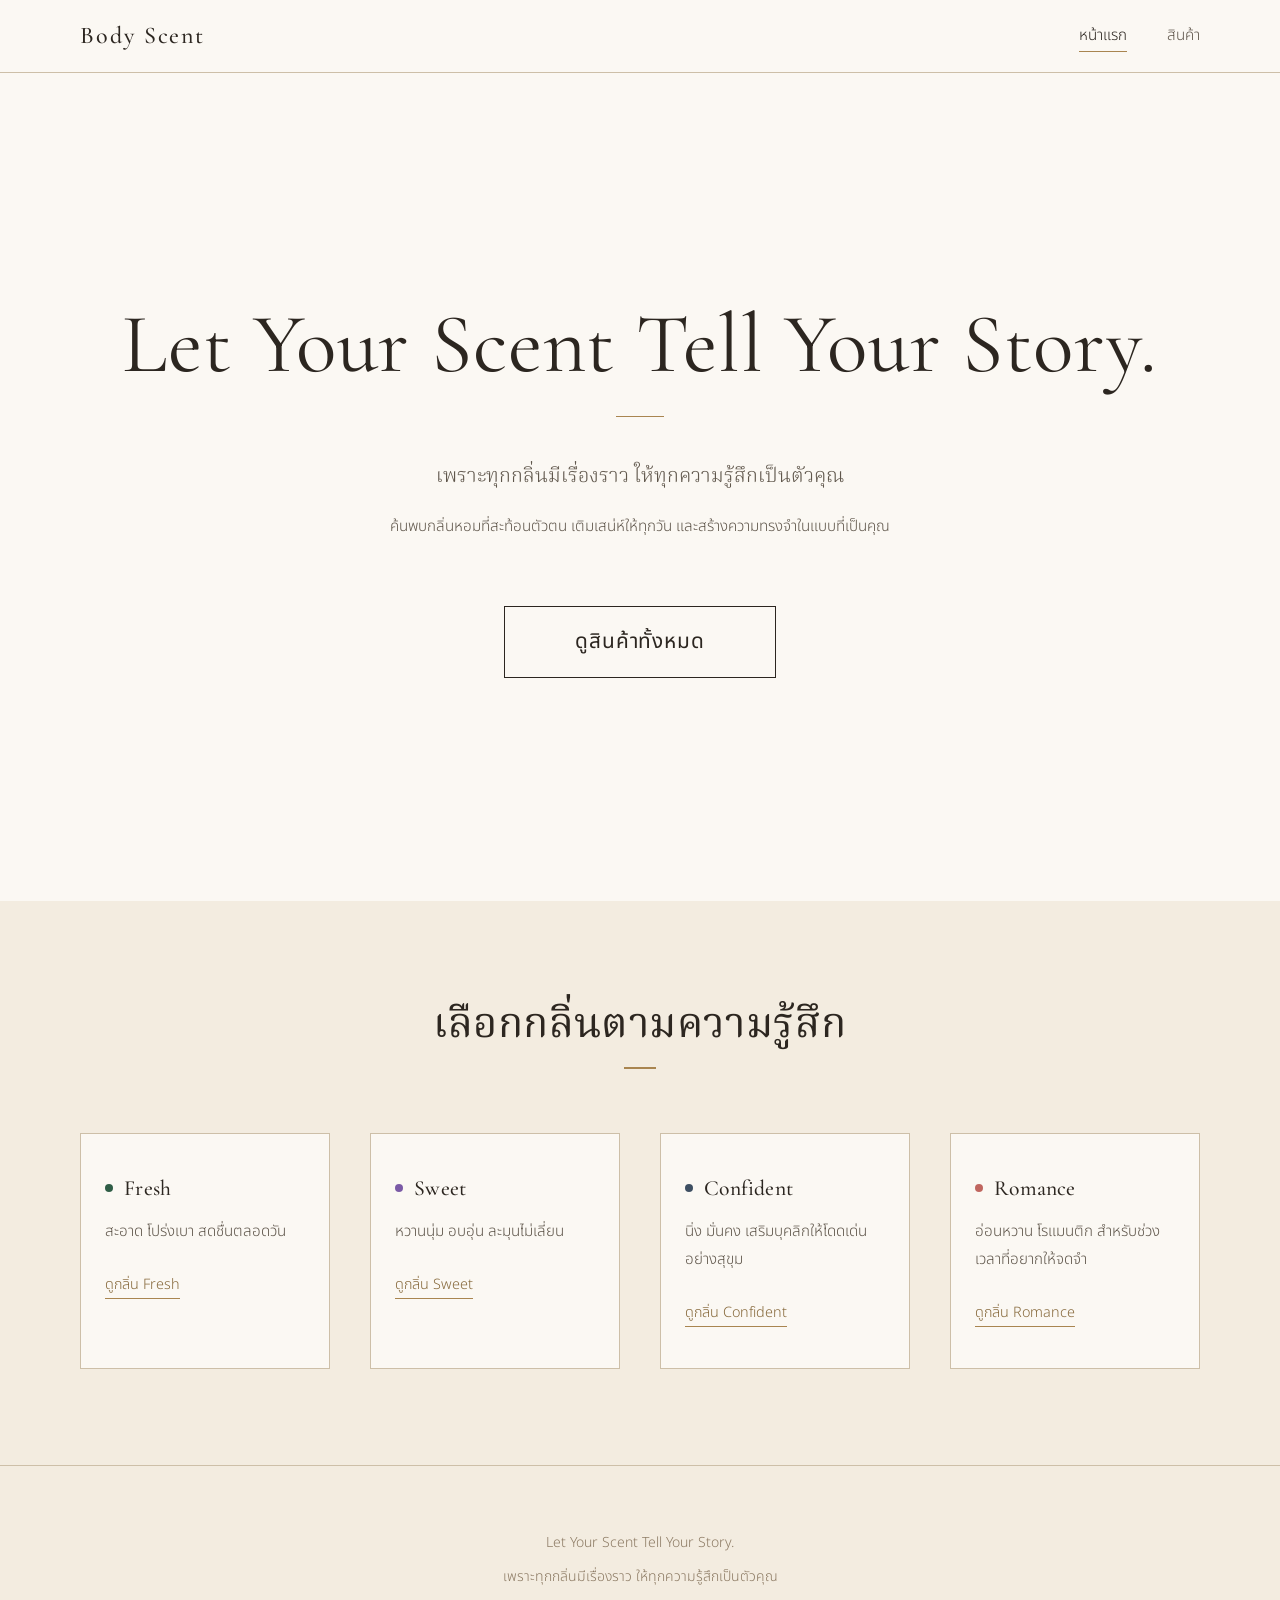
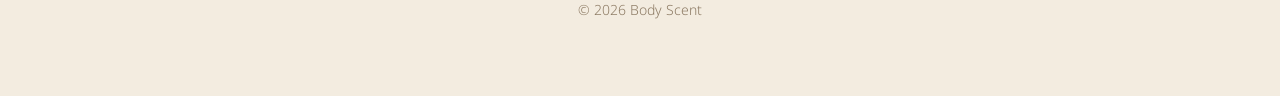
<file: index.html>
<!DOCTYPE html>
<html lang="th">
<head>
  <meta charset="UTF-8">
  <meta name="viewport" content="width=device-width, initial-scale=1">
  <title>Body Scent – หอมในแบบที่ใช่</title>
  <meta name="description" content="Body Scent น้ำหอมฉีดตัวและโรลออน หอมในแบบที่ใช่ เติมเต็มทุกความรู้สึก เป็นตัวเองได้ในทุกวัน">
  <link rel="stylesheet" href="style.css">
</head>
<body>

  <header class="site-header">
    <div class="container">
      <a class="brand" href="index.html">Body Scent</a>
      <nav aria-label="เมนูหลัก">
        <ul class="nav">
          <li><a href="index.html" aria-current="page">หน้าแรก</a></li>
          <li><a href="product.html">สินค้า</a></li>
        </ul>
      </nav>
    </div>
  </header>

  <main>

    <section class="hero">
      <div class="container">
        <h1>Let Your Scent Tell Your Story.</h1>
        <span class="hero__rule" aria-hidden="true"></span>
        <p class="lead lead--tight">เพราะทุกกลิ่นมีเรื่องราว ให้ทุกความรู้สึกเป็นตัวคุณ</p>
        <p class="hero__text">ค้นพบกลิ่นหอมที่สะท้อนตัวตน เติมเสน่ห์ให้ทุกวัน และสร้างความทรงจำในแบบที่เป็นคุณ</p>
        <a class="btn btn--large" href="product.html">ดูสินค้าทั้งหมด</a>
      </div>
    </section>

    <section class="section section--cream" id="moods">
      <div class="container">
        <div class="section-head text-center">
          <h2>เลือกกลิ่นตามความรู้สึก</h2>
          <span class="mood-underline" aria-hidden="true"></span>
        </div>

        <div class="mood-grid">

          <a class="mood-card" href="product.html?mood=fresh" data-mood="fresh">
            <h3><span class="mood-dot" aria-hidden="true"></span>Fresh</h3>
            <p>สะอาด โปร่งเบา สดชื่นตลอดวัน</p>
            <span class="mood-card__link">ดูกลิ่น Fresh</span>
          </a>

          <a class="mood-card" href="product.html?mood=sweet" data-mood="sweet">
            <h3><span class="mood-dot" aria-hidden="true"></span>Sweet</h3>
            <p>หวานนุ่ม อบอุ่น ละมุนไม่เลี่ยน</p>
            <span class="mood-card__link">ดูกลิ่น Sweet</span>
          </a>

          <a class="mood-card" href="product.html?mood=confident" data-mood="confident">
            <h3><span class="mood-dot" aria-hidden="true"></span>Confident</h3>
            <p>นิ่ง มั่นคง เสริมบุคลิกให้โดดเด่นอย่างสุขุม</p>
            <span class="mood-card__link">ดูกลิ่น Confident</span>
          </a>

          <a class="mood-card" href="product.html?mood=romance" data-mood="romance">
            <h3><span class="mood-dot" aria-hidden="true"></span>Romance</h3>
            <p>อ่อนหวาน โรแมนติก สำหรับช่วงเวลาที่อยากให้จดจำ</p>
            <span class="mood-card__link">ดูกลิ่น Romance</span>
          </a>

        </div>
      </div>
    </section>

  </main>

  <footer class="site-footer">
    <div class="container text-center">
      <p>Let Your Scent Tell Your Story.</p>
      <p>เพราะทุกกลิ่นมีเรื่องราว ให้ทุกความรู้สึกเป็นตัวคุณ</p>
      <p>© 2026 Body Scent</p>
    </div>
  </footer>

  <script src="script.js"></script>
</body>
</html>
</file>
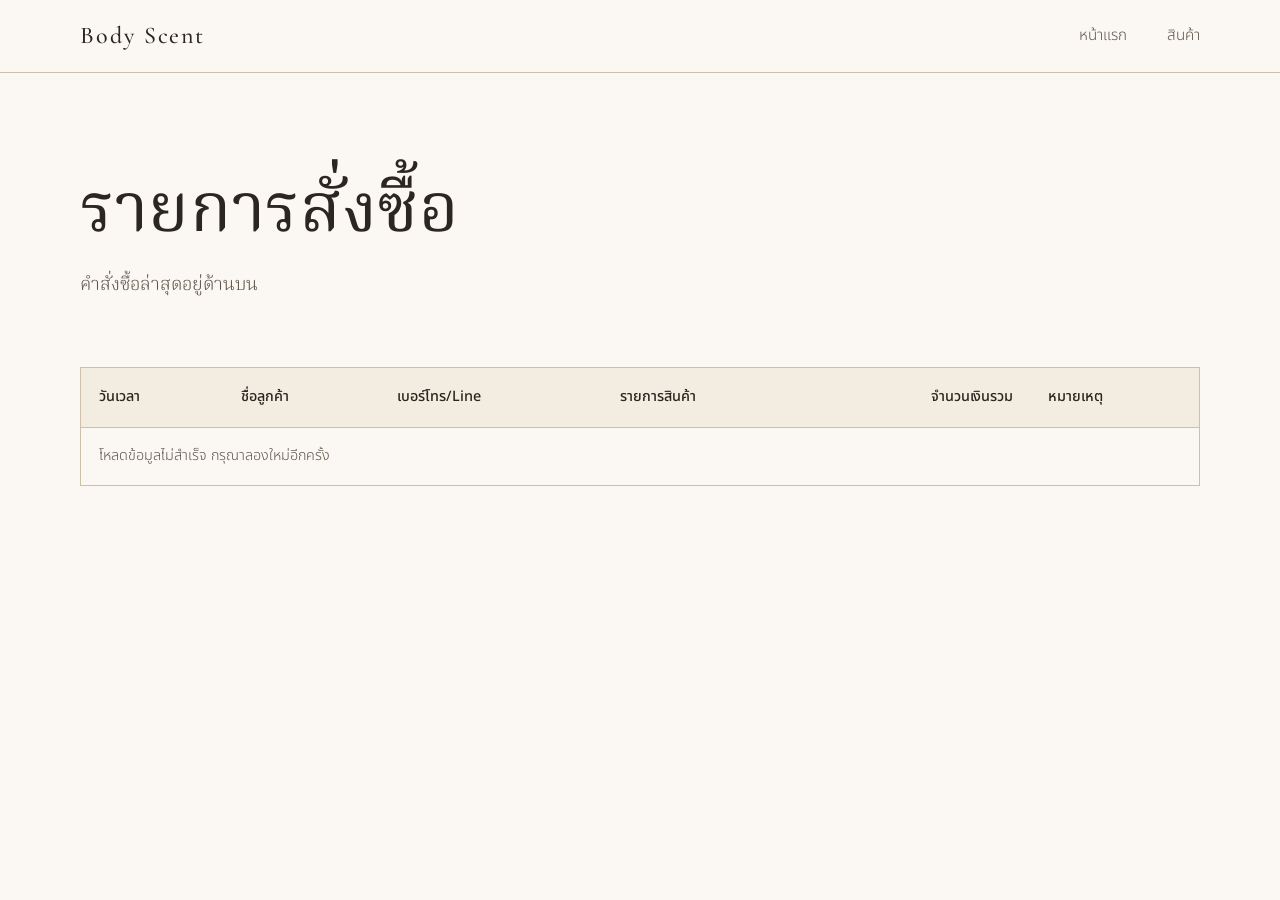
<file: admin.html>
<!DOCTYPE html>
<html lang="th">
<head>
  <meta charset="UTF-8">
  <meta name="viewport" content="width=device-width, initial-scale=1">
  <meta name="robots" content="noindex, nofollow">
  <title>รายการสั่งซื้อ – Body Scent</title>
  <link rel="stylesheet" href="style.css">
</head>
<body>

  <header class="site-header">
    <div class="container">
      <a class="brand" href="index.html">Body Scent</a>
      <nav aria-label="เมนูหลัก">
        <ul class="nav">
          <li><a href="index.html">หน้าแรก</a></li>
          <li><a href="product.html">สินค้า</a></li>
        </ul>
      </nav>
    </div>
  </header>

  <main>
    <section class="section">
      <div class="container">

        <div class="section-head">
          <h1>รายการสั่งซื้อ</h1>
          <p class="lead">คำสั่งซื้อล่าสุดอยู่ด้านบน</p>
        </div>

        <div class="table-wrap">
          <table id="ordersTable" class="data-table">
            <thead>
              <tr>
                <th scope="col">วันเวลา</th>
                <th scope="col">ชื่อลูกค้า</th>
                <th scope="col">เบอร์โทร/Line</th>
                <th scope="col">รายการสินค้า</th>
                <th scope="col">จำนวนเงินรวม</th>
                <th scope="col">หมายเหตุ</th>
              </tr>
            </thead>
            <tbody></tbody>
          </table>
        </div>

      </div>
    </section>
  </main>

  <script src="script.js"></script>
</body>
</html>
</file>
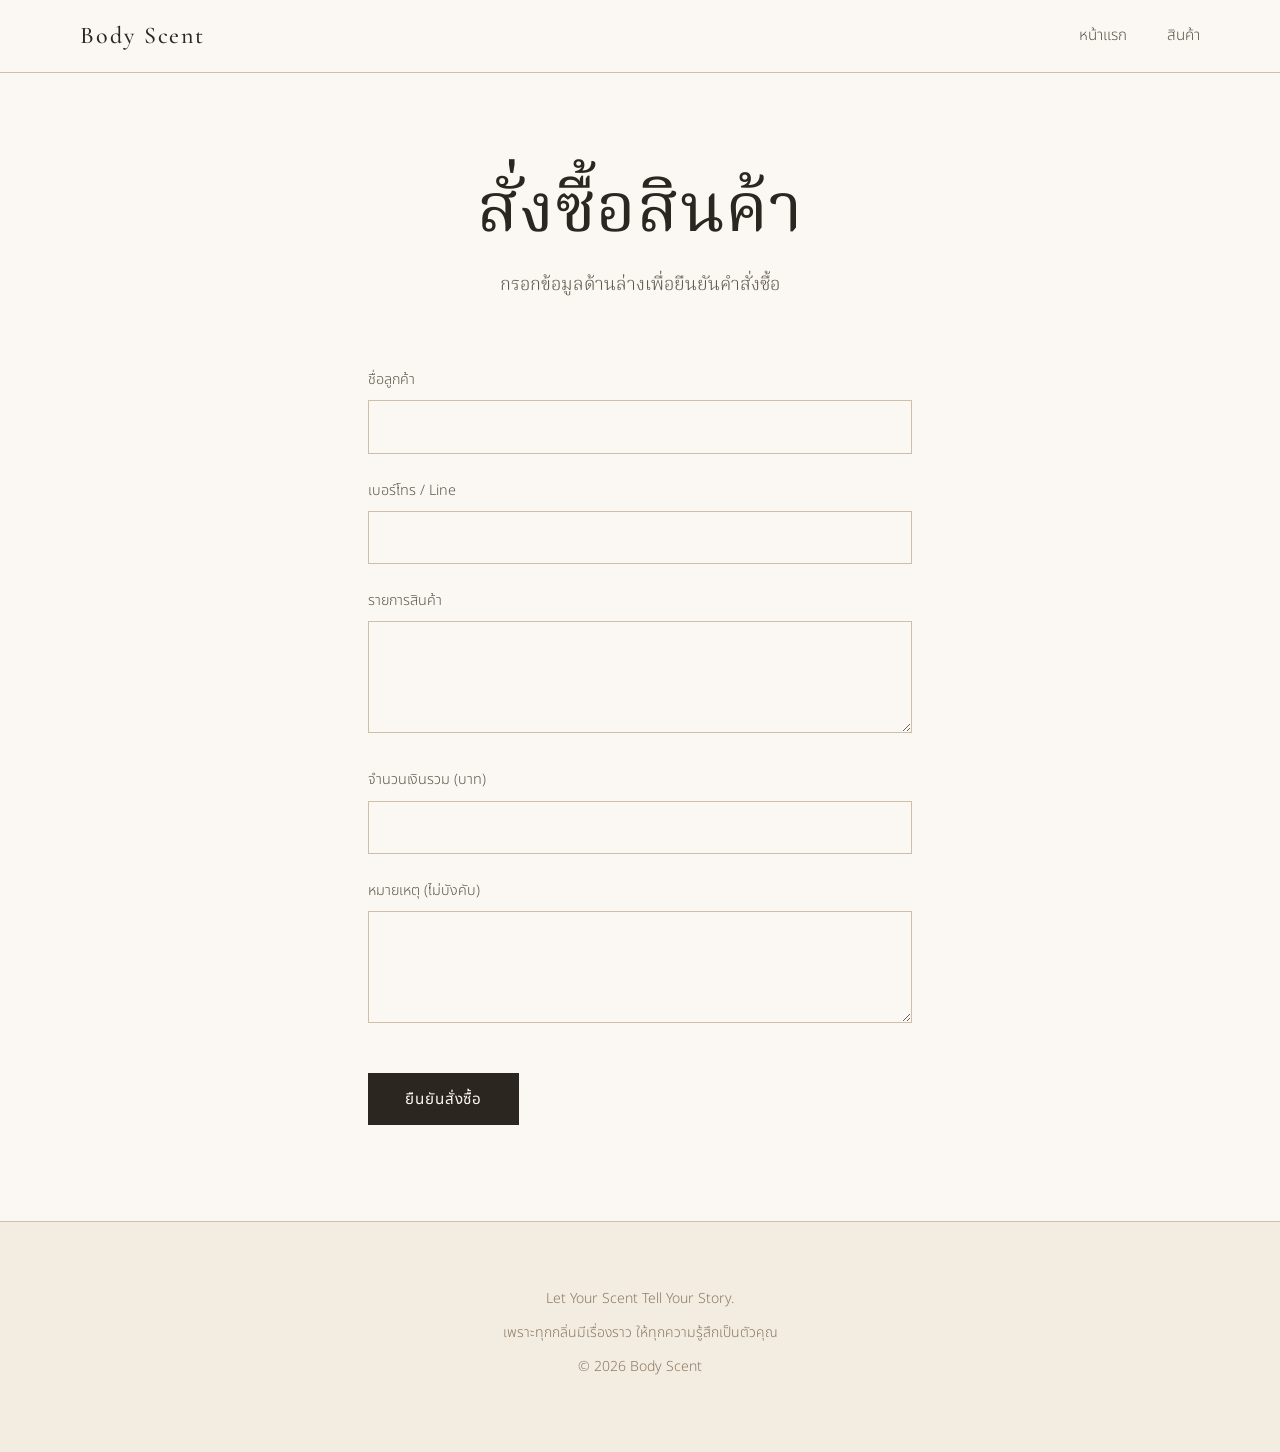
<file: order.html>
<!DOCTYPE html>
<html lang="th">
<head>
  <meta charset="UTF-8">
  <meta name="viewport" content="width=device-width, initial-scale=1">
  <title>สั่งซื้อสินค้า – Body Scent</title>
  <link rel="stylesheet" href="style.css">
</head>
<body>

  <header class="site-header">
    <div class="container">
      <a class="brand" href="index.html">Body Scent</a>
      <nav aria-label="เมนูหลัก">
        <ul class="nav">
          <li><a href="index.html">หน้าแรก</a></li>
          <li><a href="product.html">สินค้า</a></li>
        </ul>
      </nav>
    </div>
  </header>

  <main>
    <section class="section">
      <div class="container">

        <div class="section-head text-center">
          <h1>สั่งซื้อสินค้า</h1>
          <p class="lead">กรอกข้อมูลด้านล่างเพื่อยืนยันคำสั่งซื้อ</p>
        </div>

        <form id="orderForm" class="form-card">

          <div class="form-field">
            <label for="customerName">ชื่อลูกค้า</label>
            <input type="text" id="customerName" name="customerName" autocomplete="name" required>
          </div>

          <div class="form-field">
            <label for="contact">เบอร์โทร / Line</label>
            <input type="text" id="contact" name="contact" autocomplete="off" required>
          </div>

          <div class="form-field">
            <label for="items">รายการสินค้า</label>
            <textarea id="items" name="items" rows="2" required></textarea>
          </div>

          <div class="form-field">
            <label for="total">จำนวนเงินรวม (บาท)</label>
            <input type="number" id="total" name="total" min="0" step="any" inputmode="decimal" required>
          </div>

          <div class="form-field">
            <label for="note">หมายเหตุ (ไม่บังคับ)</label>
            <textarea id="note" name="note" rows="3"></textarea>
          </div>

          <button type="submit" class="btn btn--solid">ยืนยันสั่งซื้อ</button>

        </form>

      </div>
    </section>
  </main>

  <footer class="site-footer">
    <div class="container text-center">
      <p>Let Your Scent Tell Your Story.</p>
      <p>เพราะทุกกลิ่นมีเรื่องราว ให้ทุกความรู้สึกเป็นตัวคุณ</p>
      <p>© 2026 Body Scent</p>
    </div>
  </footer>

  <script src="script.js"></script>
</body>
</html>
</file>
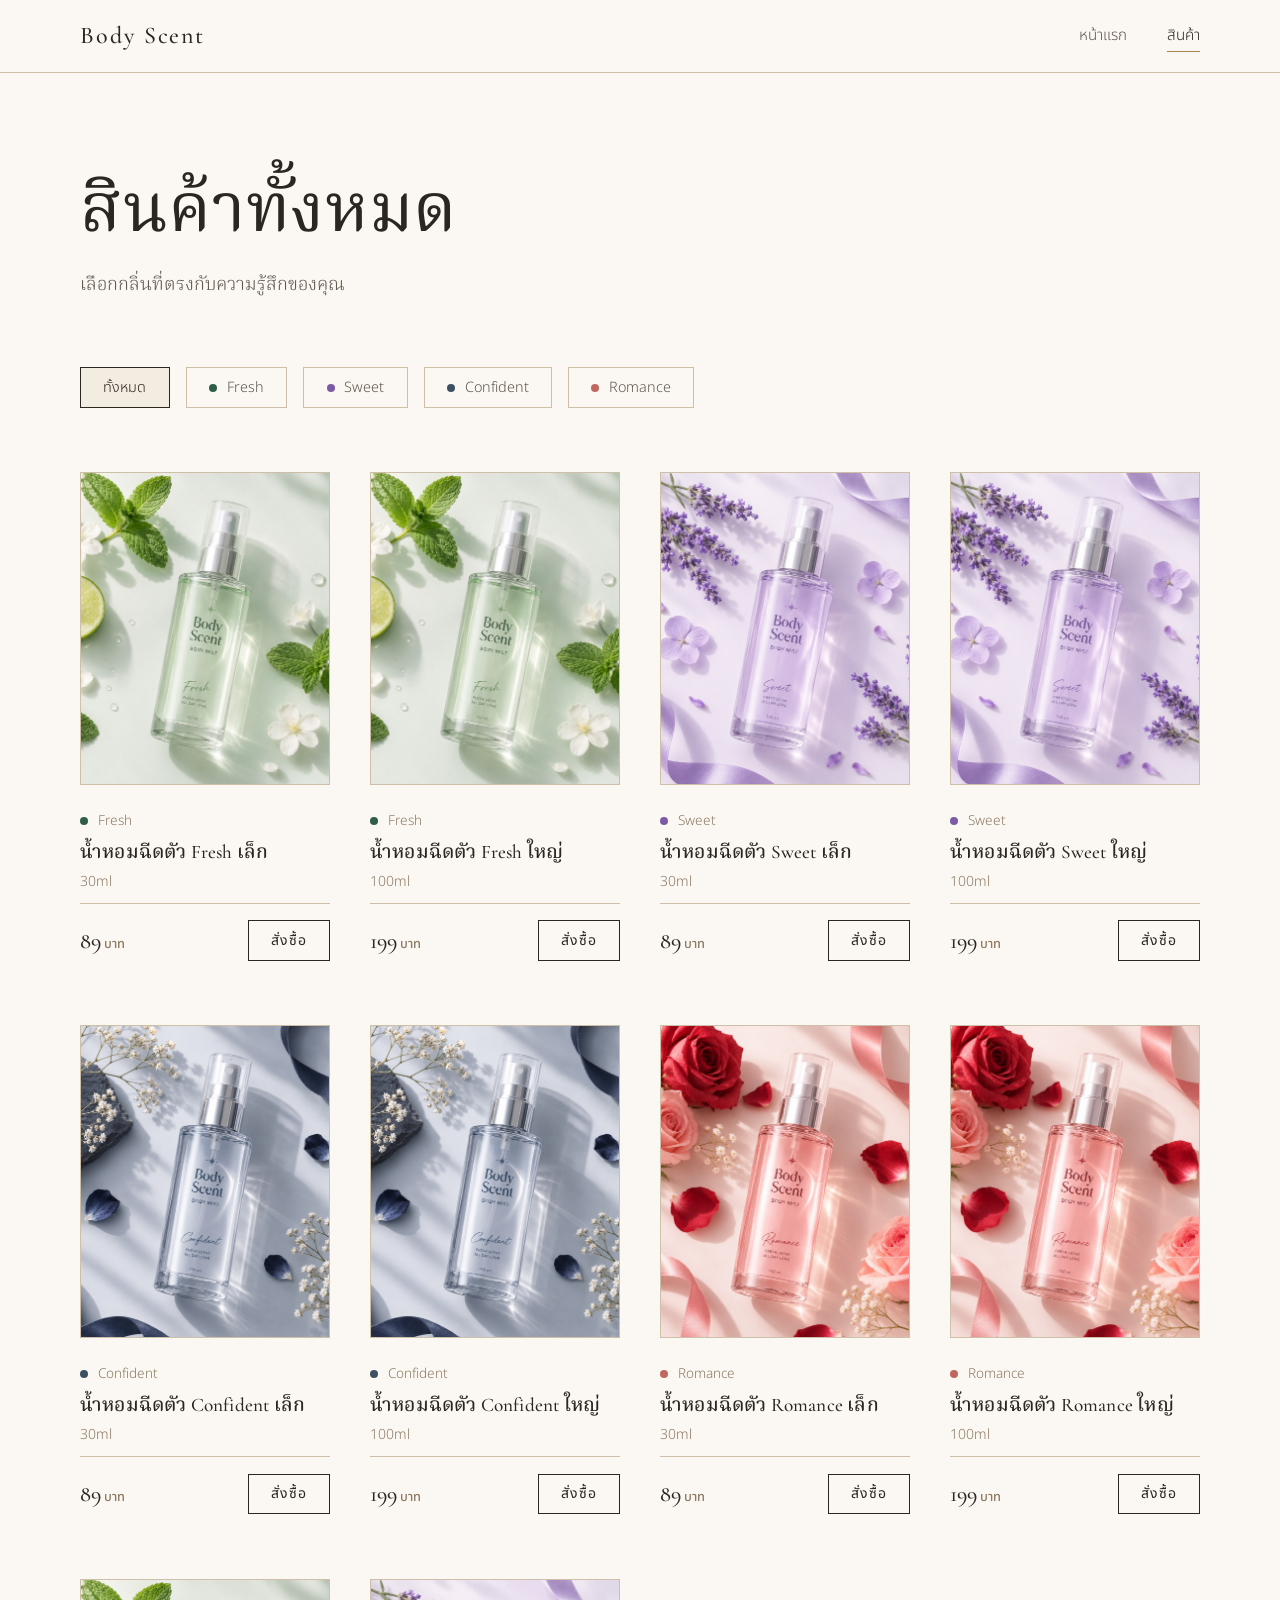
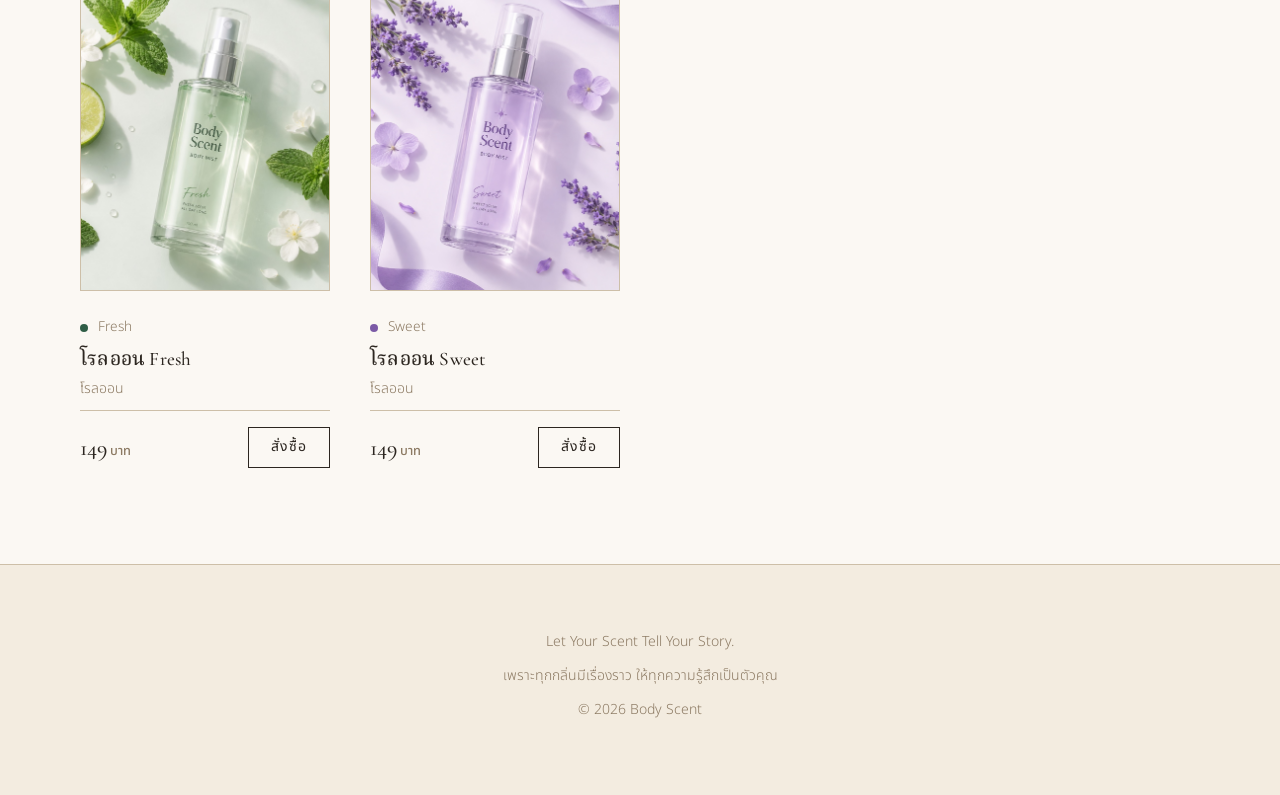
<file: product.html>
<!DOCTYPE html>
<html lang="th">
<head>
  <meta charset="UTF-8">
  <meta name="viewport" content="width=device-width, initial-scale=1">
  <title>สินค้าทั้งหมด – Body Scent</title>
  <meta name="description" content="น้ำหอมฉีดตัวและโรลออน Body Scent เลือกกลิ่นตามความรู้สึก Fresh, Sweet, Confident และ Romance">
  <link rel="stylesheet" href="style.css">
</head>
<body>

  <header class="site-header">
    <div class="container">
      <a class="brand" href="index.html">Body Scent</a>
      <nav aria-label="เมนูหลัก">
        <ul class="nav">
          <li><a href="index.html">หน้าแรก</a></li>
          <li><a href="product.html" aria-current="page">สินค้า</a></li>
        </ul>
      </nav>
    </div>
  </header>

  <main>
    <section class="section">
      <div class="container">

        <div class="section-head">
          <h1>สินค้าทั้งหมด</h1>
          <p class="lead">เลือกกลิ่นที่ตรงกับความรู้สึกของคุณ</p>
        </div>

        <div id="filter-bar" class="filter" role="group" aria-label="กรองตามกลิ่น"></div>

        <div id="product-list" aria-live="polite"></div>

      </div>
    </section>
  </main>

  <footer class="site-footer">
    <div class="container text-center">
      <p>Let Your Scent Tell Your Story.</p>
      <p>เพราะทุกกลิ่นมีเรื่องราว ให้ทุกความรู้สึกเป็นตัวคุณ</p>
      <p>© 2026 Body Scent</p>
    </div>
  </footer>

  <script src="script.js"></script>
</body>
</html>
</file>
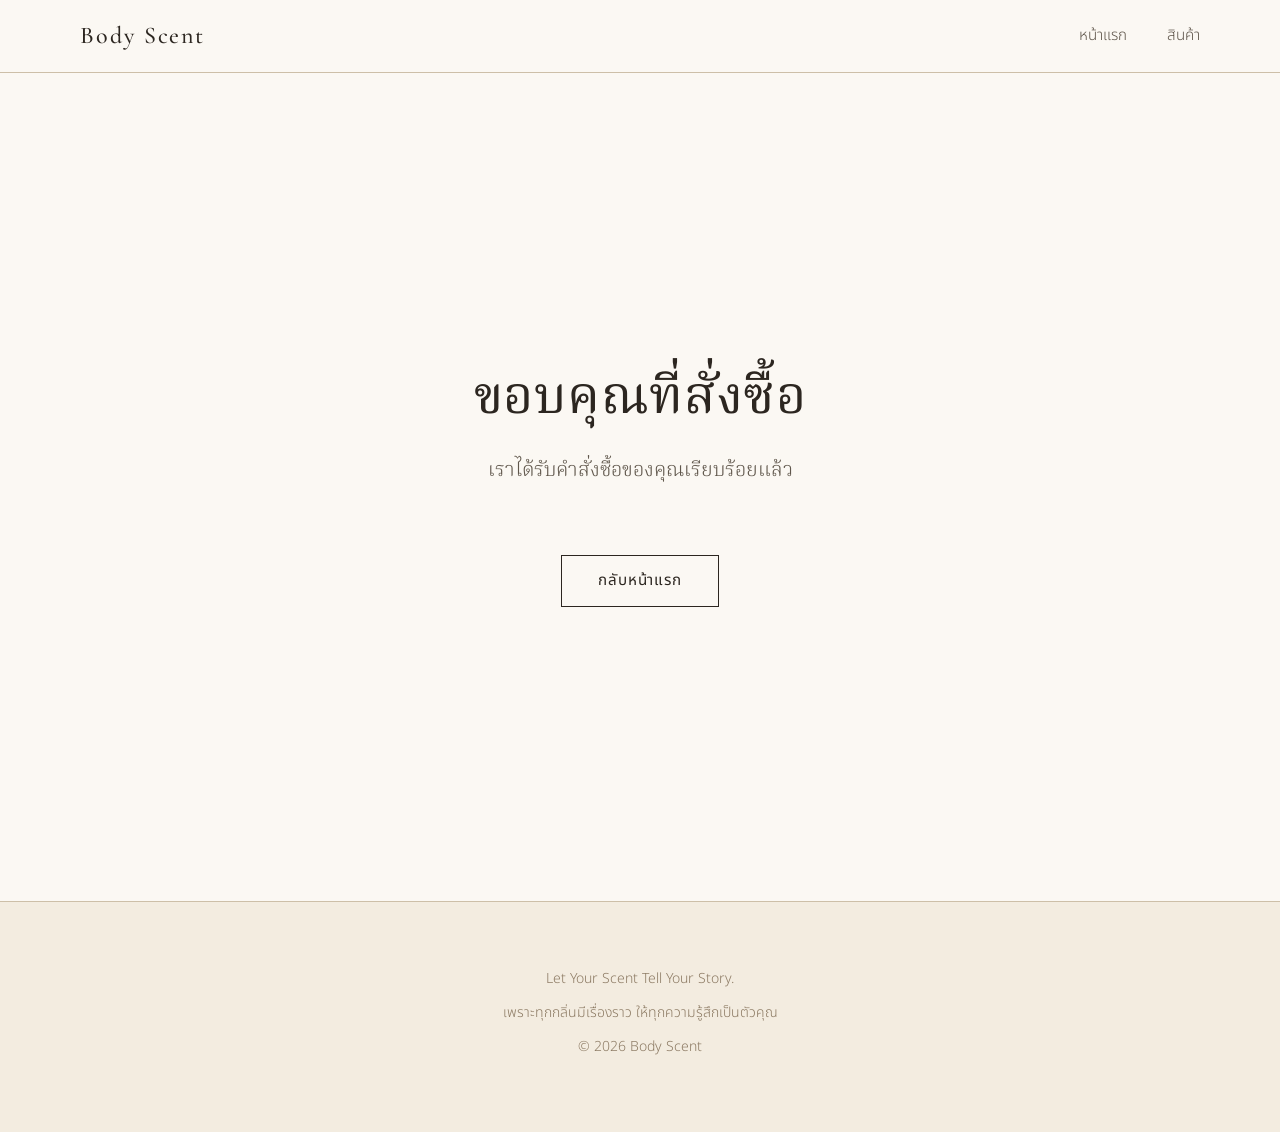
<file: thankyou.html>
<!DOCTYPE html>
<html lang="th">
<head>
  <meta charset="UTF-8">
  <meta name="viewport" content="width=device-width, initial-scale=1">
  <title>ขอบคุณที่สั่งซื้อ – Body Scent</title>
  <link rel="stylesheet" href="style.css">
</head>
<body>

  <header class="site-header">
    <div class="container">
      <a class="brand" href="index.html">Body Scent</a>
      <nav aria-label="เมนูหลัก">
        <ul class="nav">
          <li><a href="index.html">หน้าแรก</a></li>
          <li><a href="product.html">สินค้า</a></li>
        </ul>
      </nav>
    </div>
  </header>

  <main>
    <section class="hero hero--compact">
      <div class="container">
        <h1>ขอบคุณที่สั่งซื้อ</h1>
        <p class="lead">เราได้รับคำสั่งซื้อของคุณเรียบร้อยแล้ว</p>
        <a class="btn" href="index.html">กลับหน้าแรก</a>
      </div>
    </section>
  </main>

  <footer class="site-footer">
    <div class="container text-center">
      <p>Let Your Scent Tell Your Story.</p>
      <p>เพราะทุกกลิ่นมีเรื่องราว ให้ทุกความรู้สึกเป็นตัวคุณ</p>
      <p>© 2026 Body Scent</p>
    </div>
  </footer>

  <script src="script.js"></script>
</body>
</html>
</file>
<file: style.css>
/* ==========================================================
   Body Scent — Theme
   โทนพรีเมียม เรียบหรู มินิมอล: ขาว-ครีม-เบจเข้ม + ทองบรอนซ์อ่อน
   ========================================================== */

@import url("https://fonts.googleapis.com/css2?family=Cormorant+Garamond:wght@400;500;600&family=Noto+Sans+Thai:wght@300;400;500&family=Noto+Serif+Thai:wght@400;500;600&display=swap");

/* ---------- Design tokens ---------- */
:root {
  /* พื้นผิว */
  --ivory: #fbf8f3;
  --cream: #f3ece0;
  --sand: #e6dccb;

  /* ตัวอักษร / เส้น */
  --ink: #2c2620;
  --ink-soft: #5f564b;
  --beige-deep: #8c7a63;
  --line: #cdbfa8;

  /* สีเน้น: ทองบรอนซ์อ่อน */
  --bronze: #a98550;
  --bronze-deep: #86683a; /* ใช้กับข้อความ/ลิงก์ เพื่อให้คอนทราสต์พอ */

  /* สีของแต่ละ mood (ใช้เป็นจุดเล็กๆ เท่านั้น) */
  --mood-fresh: #2f5d46;
  --mood-sweet: #7b5aa6;
  --mood-confident: #3e4f62;
  --mood-romance: #c0665f;

  /* ฟอนต์ */
  --font-display: "Cormorant Garamond", "Noto Serif Thai", Georgia, serif;
  --font-serif: "Noto Serif Thai", "Cormorant Garamond", Georgia, serif;
  --font-sans: "Noto Sans Thai", "Helvetica Neue", Arial, sans-serif;

  /* ระยะห่าง */
  --space-1: 0.5rem;
  --space-2: 1rem;
  --space-3: 1.5rem;
  --space-4: 2.5rem;
  --space-5: 4rem;
  --space-6: 6rem;
  --space-7: 9rem;

  --container: 1120px;
  --measure: 38rem;
  --hairline: 1px solid var(--line);
}

/* ---------- Reset ---------- */
*,
*::before,
*::after {
  box-sizing: border-box;
}

html {
  -webkit-text-size-adjust: 100%;
  scroll-behavior: smooth;
}

body {
  margin: 0;
  background: var(--ivory);
  color: var(--ink);
  font-family: var(--font-sans);
  font-weight: 300;
  font-size: 1rem;
  line-height: 1.85;
  -webkit-font-smoothing: antialiased;
}

img {
  display: block;
  max-width: 100%;
  height: auto;
}

a {
  color: var(--bronze-deep);
  text-decoration-thickness: 1px;
  text-underline-offset: 0.25em;
  transition: color 0.2s ease;
}

a:hover {
  color: var(--ink);
}

:focus-visible {
  outline: 1px solid var(--bronze-deep);
  outline-offset: 4px;
}

::selection {
  background: var(--sand);
  color: var(--ink);
}

/* ---------- Typography ---------- */
h1,
h2,
h3,
h4 {
  margin: 0 0 var(--space-2);
  font-family: var(--font-display);
  font-weight: 500;
  line-height: 1.3;
  color: var(--ink);
  letter-spacing: 0.01em;
}

h1 {
  font-size: clamp(2.4rem, 5.5vw, 4.25rem);
  line-height: 1.2;
  font-weight: 400;
}

h2 {
  font-size: clamp(1.8rem, 3.5vw, 2.6rem);
  font-weight: 400;
}

h3 {
  font-size: 1.35rem;
}

h4 {
  font-size: 1.1rem;
}

p {
  margin: 0 0 var(--space-3);
  max-width: var(--measure);
  color: var(--ink-soft);
}

.lead {
  font-family: var(--font-serif);
  font-size: 1.15rem;
  line-height: 2;
  color: var(--ink-soft);
}

.text-center {
  text-align: center;
}

.text-center p {
  margin-left: auto;
  margin-right: auto;
}

small,
.small {
  font-size: 0.875rem;
  color: var(--beige-deep);
}

/* ---------- Layout ---------- */
.container {
  width: min(100% - 3rem, var(--container));
  margin-inline: auto;
}

.section {
  padding-block: var(--space-6);
}

.section--cream {
  background: var(--cream);
}

.section--hero {
  padding-block: var(--space-7) var(--space-6);
}

.section-head {
  margin-bottom: var(--space-5);
}

/* เส้นแบ่งบางๆ */
.rule {
  border: 0;
  border-top: var(--hairline);
  margin: var(--space-5) 0;
}

/* ---------- Header / Nav ---------- */
.site-header {
  position: sticky;
  top: 0;
  z-index: 20;
  background: rgba(251, 248, 243, 0.94);
  backdrop-filter: blur(6px);
  border-bottom: var(--hairline);
}

.site-header .container {
  display: flex;
  align-items: center;
  justify-content: space-between;
  gap: var(--space-3);
  min-height: 4.5rem;
}

.brand {
  font-family: var(--font-display);
  font-size: 1.5rem;
  font-weight: 500;
  letter-spacing: 0.08em;
  color: var(--ink);
  text-decoration: none;
}

.nav {
  display: flex;
  align-items: center;
  gap: var(--space-4);
  margin: 0;
  padding: 0;
  list-style: none;
}

.nav a {
  color: var(--ink-soft);
  font-size: 0.95rem;
  text-decoration: none;
  padding-block: 0.25rem;
  border-bottom: 1px solid transparent;
}

.nav a:hover,
.nav a[aria-current="page"] {
  color: var(--ink);
  border-bottom-color: var(--bronze);
}

/* ---------- Buttons: เส้นบาง สีเข้มนุ่มตา ---------- */
.btn {
  display: inline-block;
  padding: 0.9rem 2.25rem;
  font-family: var(--font-sans);
  font-size: 0.95rem;
  font-weight: 400;
  letter-spacing: 0.06em;
  line-height: 1.4;
  text-align: center;
  text-decoration: none;
  color: var(--ink);
  background: transparent;
  border: 1px solid var(--ink);
  border-radius: 0;
  cursor: pointer;
  transition: background 0.25s ease, color 0.25s ease, border-color 0.25s ease;
}

.btn:hover {
  background: var(--ink);
  color: var(--ivory);
}

.btn--solid {
  background: var(--ink);
  color: var(--ivory);
}

.btn--solid:hover {
  background: var(--bronze-deep);
  border-color: var(--bronze-deep);
}

.btn--small {
  padding: 0.6rem 1.4rem;
  font-size: 0.875rem;
}

.btn:disabled {
  opacity: 0.45;
  cursor: not-allowed;
}

/* ---------- Mood marks: จุดสีเล็กๆ เท่านั้น ---------- */
.mood-dot {
  display: inline-block;
  width: 0.5rem;
  height: 0.5rem;
  border-radius: 50%;
  background: var(--mood, var(--bronze));
  vertical-align: middle;
}

/* เส้นสั้นสีของ mood ใต้หัวข้อ */
.mood-underline {
  display: block;
  width: 2rem;
  height: 2px;
  margin-top: var(--space-2);
  background: var(--mood, var(--bronze));
}

.text-center .mood-underline {
  margin-inline: auto;
}

[data-mood="fresh"],
.mood-fresh {
  --mood: var(--mood-fresh);
}

[data-mood="sweet"],
.mood-sweet {
  --mood: var(--mood-sweet);
}

[data-mood="confident"],
.mood-confident {
  --mood: var(--mood-confident);
}

[data-mood="romance"],
.mood-romance {
  --mood: var(--mood-romance);
}

/* ---------- Mood filter ---------- */
.filter {
  display: flex;
  flex-wrap: wrap;
  gap: var(--space-2);
  margin-bottom: var(--space-5);
}

.filter button {
  display: inline-flex;
  align-items: center;
  gap: 0.6rem;
  padding: 0.55rem 1.4rem;
  font-family: var(--font-sans);
  font-size: 0.9rem;
  font-weight: 300;
  color: var(--ink-soft);
  background: transparent;
  border: var(--hairline);
  border-radius: 0;
  cursor: pointer;
  transition: border-color 0.2s ease, color 0.2s ease;
}

.filter button:hover {
  border-color: var(--ink);
  color: var(--ink);
}

.filter button[aria-pressed="true"] {
  border-color: var(--ink);
  color: var(--ink);
  background: var(--cream);
}

/* ---------- Product grid & card ---------- */
.product-grid {
  display: grid;
  grid-template-columns: repeat(auto-fill, minmax(240px, 1fr));
  gap: var(--space-5) var(--space-4);
}

.product-card {
  display: flex;
  flex-direction: column;
  background: transparent;
}

.product-card__image {
  aspect-ratio: 4 / 5;
  margin-bottom: var(--space-3);
  background: var(--cream);
  border: var(--hairline);
  overflow: hidden;
}

.product-card__image img {
  width: 100%;
  height: 100%;
  object-fit: cover;
}

.product-card__mood {
  display: flex;
  align-items: center;
  gap: 0.6rem;
  margin-bottom: 0.4rem;
  font-size: 0.85rem;
  color: var(--beige-deep);
}

.product-card__name {
  margin-bottom: 0.25rem;
  font-size: 1.2rem;
}

.product-card__meta {
  margin-bottom: var(--space-1);
  font-size: 0.875rem;
  color: var(--beige-deep);
}

.product-card__desc {
  flex: 1;
  margin-bottom: var(--space-2);
  font-size: 0.9rem;
  line-height: 1.8;
}

.product-card__footer {
  display: flex;
  align-items: center;
  justify-content: space-between;
  gap: var(--space-2);
  padding-top: var(--space-2);
  border-top: var(--hairline);
}

.price {
  font-family: var(--font-display);
  font-size: 1.4rem;
  font-weight: 500;
  color: var(--ink);
}

.price small {
  margin-left: 0.2rem;
  font-family: var(--font-sans);
  font-size: 0.8rem;
}

/* ---------- Mood feature blocks (สำหรับส่วนแนะนำกลิ่น) ---------- */
.mood-grid {
  display: grid;
  grid-template-columns: repeat(4, 1fr);
  gap: var(--space-4);
}

.mood-item {
  padding-top: var(--space-3);
  border-top: var(--hairline);
}

.mood-item h3 {
  display: flex;
  align-items: center;
  gap: 0.7rem;
}

.mood-item p {
  font-size: 0.95rem;
}

/* ---------- Forms (ฟอร์มสั่งซื้อ) ---------- */
.form-field {
  margin-bottom: var(--space-3);
}

label {
  display: block;
  margin-bottom: 0.4rem;
  font-size: 0.9rem;
  color: var(--ink-soft);
}

input,
select,
textarea {
  width: 100%;
  padding: 0.85rem 1rem;
  font-family: var(--font-sans);
  font-size: 1rem;
  font-weight: 300;
  color: var(--ink);
  background: var(--ivory);
  border: var(--hairline);
  border-radius: 0;
  transition: border-color 0.2s ease;
}

input:hover,
select:hover,
textarea:hover {
  border-color: var(--beige-deep);
}

input:focus,
select:focus,
textarea:focus {
  outline: none;
  border-color: var(--ink);
}

textarea {
  min-height: 7rem;
  resize: vertical;
}

.form-status {
  margin-top: var(--space-2);
  font-size: 0.95rem;
  color: var(--ink-soft);
}

/* ---------- Footer ---------- */
.site-footer {
  padding-block: var(--space-5);
  background: var(--cream);
  border-top: var(--hairline);
}

.site-footer p {
  margin-bottom: var(--space-1);
  font-size: 0.875rem;
  color: var(--beige-deep);
}

/* ---------- Responsive ---------- */
@media (max-width: 900px) {
  .mood-grid {
    grid-template-columns: repeat(2, 1fr);
  }

  .section {
    padding-block: var(--space-5);
  }

  .section--hero {
    padding-block: var(--space-6) var(--space-5);
  }
}

@media (max-width: 600px) {
  body {
    line-height: 1.8;
  }

  .container {
    width: min(100% - 2.5rem, var(--container));
  }

  .site-header .container {
    flex-wrap: wrap;
    justify-content: center;
    padding-block: var(--space-2);
  }

  .nav {
    gap: var(--space-3);
  }

  .mood-grid {
    grid-template-columns: 1fr;
    gap: var(--space-3);
  }

  .product-grid {
    grid-template-columns: repeat(2, 1fr);
    gap: var(--space-4) var(--space-2);
  }

  .product-card__footer {
    flex-direction: column;
    align-items: stretch;
  }

  .product-card__footer .btn {
    width: 100%;
  }

  .filter {
    gap: var(--space-1);
  }
}

@media (max-width: 380px) {
  .product-grid {
    grid-template-columns: 1fr;
  }
}

/* ---------- Reduced motion ---------- */
@media (prefers-reduced-motion: reduce) {
  html {
    scroll-behavior: auto;
  }

  *,
  *::before,
  *::after {
    transition: none !important;
    animation: none !important;
  }
}

/* ==========================================================
   หน้าแรก (index.html) — เพิ่มเติม
   ========================================================== */

/* Hero เต็มจอแรก */
.hero {
  display: flex;
  align-items: center;
  justify-content: center;
  min-height: 100vh;
  min-height: calc(100svh - 4.5rem);
  padding-block: var(--space-6);
  text-align: center;
}

/* จัดเนื้อหา hero เป็นคอลัมน์กึ่งกลางทุกชิ้น (ไม่พึ่ง margin auto) */
.hero .container {
  display: flex;
  flex-direction: column;
  align-items: center;
  text-align: center;
}

.hero h1 {
  max-width: 14em;
  margin: 0 0 var(--space-3);
  font-size: clamp(2.6rem, 7.5vw, 5.25rem);
  line-height: 1.15;
  font-weight: 400;
  letter-spacing: 0.01em;
  text-wrap: balance;
}

/* เส้นทองบรอนซ์สั้นๆ คั่นหัวข้อกับข้อความ */
.hero__rule {
  display: block;
  width: 3rem;
  height: 1px;
  margin-bottom: var(--space-4);
  background: var(--bronze);
}

.hero .lead {
  max-width: 34rem;
  margin: 0 0 var(--space-5);
  font-size: 1.25rem;
  text-wrap: balance;
}

.hero .lead--tight {
  margin-bottom: var(--space-2);
}

.hero .hero__text {
  max-width: 32rem;
  margin: 0 0 var(--space-5);
  font-size: 0.95rem;
}

/* ปุ่มขนาดใหญ่ */
.btn--large {
  min-width: min(100%, 17rem);
  padding: 1.3rem 3.5rem;
  font-size: 1.3rem;
  letter-spacing: 0.04em;
}

/* การ์ด mood (ลิงก์ทั้งใบ) */
.mood-card {
  display: block;
  padding: var(--space-4) var(--space-3);
  color: inherit;
  text-decoration: none;
  background: var(--ivory);
  border: var(--hairline);
  transition: border-color 0.25s ease;
}

.mood-card:hover {
  color: inherit;
  border-color: var(--ink);
}

.mood-card h3 {
  display: flex;
  align-items: center;
  gap: 0.7rem;
}

.mood-card p {
  margin-bottom: var(--space-3);
  font-size: 0.95rem;
}

.mood-card__link {
  padding-bottom: 0.15rem;
  font-size: 0.9rem;
  color: var(--bronze-deep);
  border-bottom: 1px solid var(--bronze);
}

@media (max-width: 600px) {
  .hero {
    min-height: calc(100svh - 7rem);
    padding-block: var(--space-5);
  }
}

/* ==========================================================
   หน้าสั่งซื้อ / ขอบคุณ / admin — เพิ่มเติม
   ========================================================== */

/* กรอบฟอร์มแคบ อ่านง่าย */
.form-card {
  max-width: 34rem;
  margin-inline: auto;
}

.form-card .btn {
  margin-top: var(--space-2);
}

/* Hero แบบกะทัดรัด (หน้าขอบคุณ) */
.hero--compact h1 {
  font-size: clamp(2rem, 5vw, 3.25rem);
}

/* ตารางข้อมูล (admin) */
.table-wrap {
  overflow-x: auto;
  border: var(--hairline);
}

.data-table {
  width: 100%;
  min-width: 760px;
  border-collapse: collapse;
  font-size: 0.9rem;
}

.data-table th,
.data-table td {
  padding: 1rem 1.1rem;
  text-align: left;
  vertical-align: top;
  border-bottom: var(--hairline);
}

.data-table th {
  font-weight: 500;
  color: var(--ink);
  background: var(--cream);
  white-space: nowrap;
}

.data-table td {
  color: var(--ink-soft);
  line-height: 1.7;
}

.data-table tbody tr:last-child td {
  border-bottom: 0;
}

.data-table th:nth-child(1),
.data-table td:nth-child(1),
.data-table th:nth-child(5),
.data-table td:nth-child(5) {
  white-space: nowrap;
}

.data-table th:nth-child(5),
.data-table td:nth-child(5) {
  text-align: right;
}
</file>
